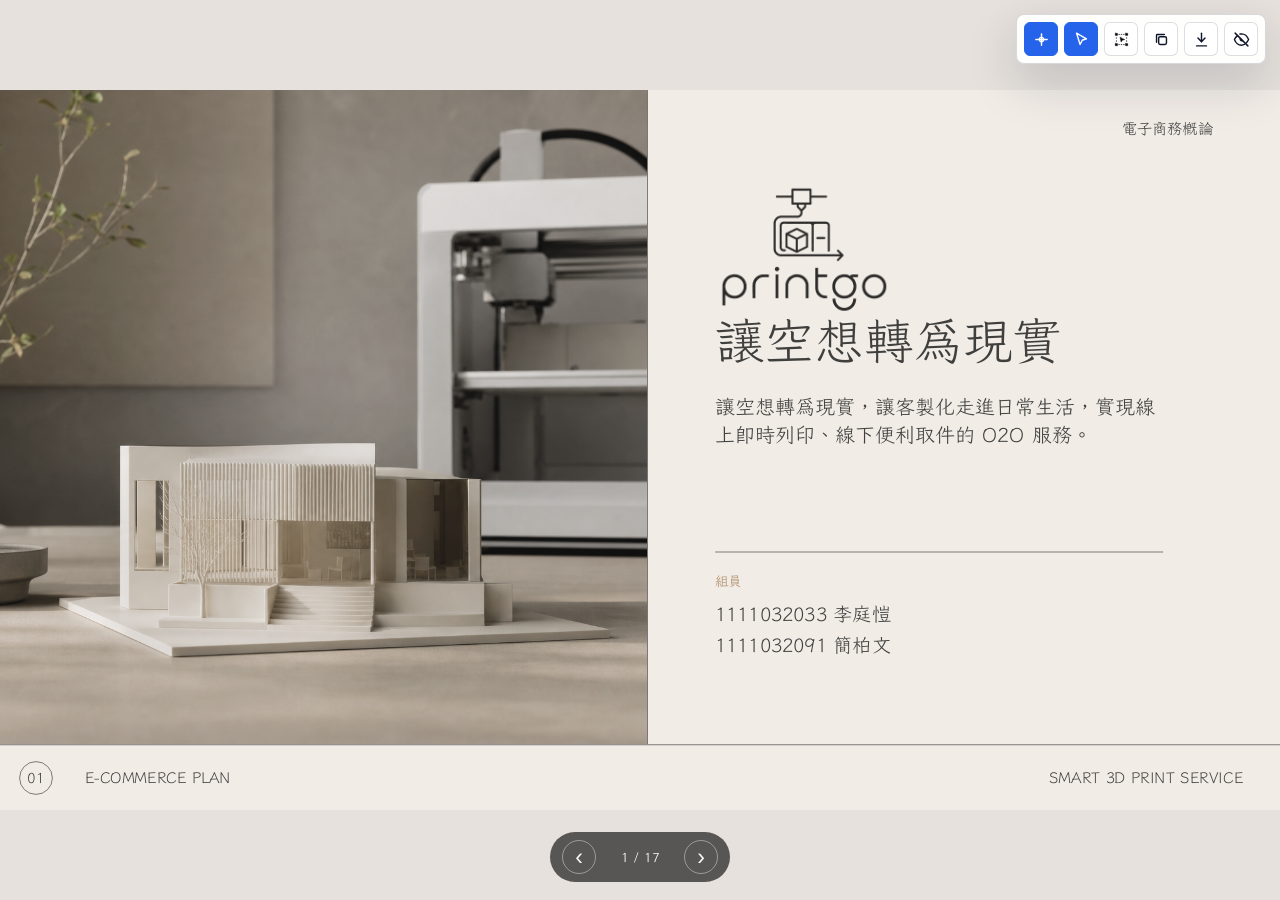
<file: index.html>
<!doctype html>
<html lang="zh-Hant">
  <head>
    <meta charset="utf-8" />
    <meta name="viewport" content="width=device-width, initial-scale=1" />
    <title>超商型智慧 3D 列印電商企劃｜Editorial Edition</title>
    <link rel="icon" href="data:," />
    <link rel="stylesheet" href="./assets/fonts/deck-fonts.css" />
    <link rel="stylesheet" href="./deck.css" />
  </head>
  <body>
    <main class="deck" data-deck-size="1600x900" aria-live="polite">
      <section class="slide active cover-slide" data-slide-id="slide-01" aria-hidden="false">
        <div class="cover-image photo-frame" data-ai-id="slide-01-image" data-ai-role="image"><img src="./assets/editorial-model.png" alt="米白桌面上的 3D 列印模型" /></div>
        <div class="cover-content" data-ai-id="slide-01-content" data-ai-role="group">
          <p class="kicker" data-ai-id="slide-01-kicker">電子商務概論</p>
          <div class="cover-logo" data-ai-id="slide-01-logo" data-ai-role="image"><img src="./assets/design_logo_v1.png" alt="PrintGo logo" /></div>
          <div class="cover-title-block" data-ai-id="slide-01-title-block" data-ai-role="group">
            <h1 data-ai-id="slide-01-title" data-ai-role="title">讓空想轉為現實</h1>
            <p class="cover-subtitle" data-ai-id="slide-01-lede" data-ai-role="body">讓空想轉為現實，讓客製化走進日常生活，實現線上即時列印、線下便利取件的 O2O 服務。</p>
          </div>
          <div class="cover-members" data-ai-id="slide-01-members" data-ai-role="group">
            <span class="cover-members-label" data-ai-id="slide-01-members-label" data-ai-role="label">組員</span>
            <div class="cover-member-list" data-ai-id="slide-01-member-list" data-ai-role="body">
              <p data-ai-id="slide-01-member-01">1111032033 李庭愷</p>
              <p data-ai-id="slide-01-member-02">1111032091 簡柏文</p>
            </div>
          </div>
        </div>
        <footer class="footer"><div class="footer-left"><span class="page-number">01</span><span class="footer-text">E-COMMERCE PLAN</span></div><span class="footer-text">SMART 3D PRINT SERVICE</span></footer>
      </section>

      <section class="slide case-slide" data-slide-id="slide-03" aria-hidden="true">
        <div class="top-bar"><span class="top-label">USER STORY 01</span></div>
        <div class="title-band"><h2 data-ai-id="slide-03-title" data-ai-role="title">案例 01：咖啡店老闆的量勺需求</h2></div>
        <div class="case-copy" data-ai-id="slide-03-copy" data-ai-role="body">
          <span class="capsule">咖啡店老闆</span>
          <h3>使用者遇到的問題</h3>
          <p>咖啡豆量勺不見了，臨時需要補一個。上網購買不只等待時間長，價格也不一定划算。</p>
          <p>如果能取得模型檔，就能直接列印，快速滿足店內營運需求。</p>
          <div class="pill-row"><span>快速下單</span><span>自動估價</span><span>附近門市取件</span><span>訂單進度追蹤</span></div>
          <p class="takeaway">3D 列印適合解決小型、臨時、單件式的補充需求，讓使用者不必等物流或大量採購。</p>
        </div>
        <div class="case-images two-images" data-ai-id="slide-03-images" data-ai-role="image"><figure><img src="./assets/demo1-shopee.png" alt="網購替代方案" /><figcaption>網購替代方案</figcaption></figure><figure><img src="./assets/demo1-3dprint.png" alt="3D 列印解法" /><figcaption>3D 列印解法</figcaption></figure></div>
        <footer class="footer"><div class="footer-left"><span class="page-number">02</span><span class="footer-text">USER STORY</span></div><img class="footer-logo" data-ai-id="slide-03-footer-logo" data-ai-role="image" src="./assets/design_logo_v1.png" alt="PrintGo 小 logo" /><span class="footer-text">SMART 3D PRINT SERVICE</span></footer>
      </section>

      <section class="slide case-slide" data-slide-id="slide-04" aria-hidden="true">
        <div class="top-bar"><span class="top-label">USER STORY 02</span></div>
        <div class="title-band"><h2 data-ai-id="slide-04-title" data-ai-role="title">案例 02：桌球使用者的客製收納</h2></div>
        <div class="case-copy" data-ai-id="slide-04-copy" data-ai-role="body">
          <span class="capsule">桌球使用者</span>
          <h3>使用者遇到的問題</h3>
          <p>想要裝桌球的器具，但市面上常見產品通常只放兩顆；自己的使用習慣是一次帶 8 顆，現成商品不符合需求。</p>
          <p>使用者可上傳自行設計或網路取得的合法模型檔，系統協助檢查、估價並安排列印。</p>
          <div class="pill-row"><span>合法模型來源</span><span>模型檢查</span><span>智慧估價</span><span>列印排程</span></div>
          <p class="takeaway">3D 列印能補足市售商品規格不足的問題，讓少量客製化需求也有實際可行的解法。</p>
        </div>
        <div class="case-images two-images" data-ai-id="slide-04-images" data-ai-role="image"><figure><img src="./assets/demo2-shopee.png" alt="市售商品限制" /><figcaption>市售商品限制</figcaption></figure><figure><img src="./assets/demo2-3dprint.png" alt="客製列印解法" /><figcaption>客製列印解法</figcaption></figure></div>
        <footer class="footer"><div class="footer-left"><span class="page-number">03</span><span class="footer-text">USER STORY</span></div><img class="footer-logo" data-ai-id="slide-04-footer-logo" data-ai-role="image" src="./assets/design_logo_v1.png" alt="PrintGo 小 logo" /><span class="footer-text">SYSTEM ANALYSIS</span></footer>
      </section>

      <section class="slide product-category-slide" data-slide-id="slide-05" aria-hidden="true">
        <div class="top-bar"><span class="top-label">PRODUCT CATEGORY</span></div>
        <div class="title-band left-title"><h2 data-ai-id="slide-05-title" data-ai-role="title">產品類別選擇：普及客製化的服務</h2></div>
        <div class="category-copy" data-ai-id="slide-05-copy" data-ai-role="body">
          <h3>像超商影印一樣列印 3D 物件</h3>
          <p>我們決定把 3D 列印包裝成一般人也能使用的日常服務。</p>
          <p>使用者不需要購買機器或學會完整操作流程，只要在線上選擇或上傳模型，就能完成估價、下單、門市列印與取件。</p>
          <p class="takeaway">核心方向：降低設備、技術與等待門檻，讓客製化製造從專業場域走進日常通路。</p>
        </div>
        <div class="category-image photo-frame" data-ai-id="slide-05-image" data-ai-role="image"><img src="./assets/示意圖.jpg" alt="3D 列印服務示意圖" /></div>
        <footer class="footer"><div class="footer-left"><span class="page-number">04</span><span class="footer-text">PRODUCT CATEGORY</span></div><img class="footer-logo" data-ai-id="slide-05-footer-logo" data-ai-role="image" src="./assets/design_logo_v1.png" alt="PrintGo 小 logo" /><span class="footer-text">SMART 3D PRINT SERVICE</span></footer>
      </section>

      <section class="slide grid-slide" data-slide-id="slide-07" aria-hidden="true">
        <div class="top-bar"><span class="top-label">STP 01 SEGMENTATION</span></div>
        <div class="title-band"><h2 data-ai-id="slide-07-title" data-ai-role="title">3D 列印目前最常使用的人群</h2></div>
        <div class="editorial-grid four" data-ai-id="slide-07-grid" data-ai-role="group">
          <article><span>01</span><h3>設計師與產品開發者</h3><p>利用 3D 列印快速製作產品原型，確認外觀與尺寸，降低開發成本。</p><img class="segment-audience-image" data-ai-id="slide-07-designer-image" data-ai-role="image" src="./assets/segment-audience-designers.png" alt="設計師與產品開發者示意圖" /></article>
          <article><span>02</span><h3>Maker 與創作者</h3><p>喜歡自己製作物品，常用於模型、公仔、Cosplay 道具、DIY 零件與機械結構。</p><img class="segment-audience-image" data-ai-id="slide-07-maker-image" data-ai-role="image" src="./assets/segment-audience-makers.png" alt="Maker 與創作者示意圖" /></article>
          <article><span>03</span><h3>學校與教育單位</h3><p>用 3D 列印支援 STEM、工程教學、創意課程與科學模型。</p><img class="segment-audience-image" data-ai-id="slide-07-education-image" data-ai-role="image" src="./assets/segment-audience-education.png" alt="學校與教育單位示意圖" /></article>
          <article><span>04</span><h3>工程與維修人員</h3><p>自行列印特殊零件、固定架、工具配件或停產零件替代品。</p><img class="segment-audience-image" data-ai-id="slide-07-engineering-image" data-ai-role="image" src="./assets/segment-audience-engineering.png" alt="工程與維修人員示意圖" /></article>
        </div>
        <p class="bottom-note" data-ai-id="slide-07-note">共同特徵：多半有專業或創作需求；機器價格、維護成本、學習門檻與低頻使用，讓更多有需求者仍停留在潛在使用者。</p>
        <footer class="footer"><div class="footer-left"><span class="page-number">05</span><span class="footer-text">SEGMENTATION</span></div><img class="footer-logo" data-ai-id="slide-07-footer-logo" data-ai-role="image" src="./assets/design_logo_v1.png" alt="PrintGo 小 logo" /><span class="footer-text">SMART 3D PRINT SERVICE</span></footer>
      </section>

      <section class="slide split-slide no-image" data-slide-id="slide-08" aria-hidden="true">
        <div class="top-bar"><span class="top-label">STP 02 TARGETING</span></div>
        <div class="title-band left-title"><h2 data-ai-id="slide-08-title" data-ai-role="title">目標族群：先建立供給與需求節點</h2></div>
        <div class="text-panel wide" data-ai-id="slide-08-content" data-ai-role="group">
          <div class="targeting-block-grid" data-ai-id="slide-08-targeting-blocks" data-ai-role="group">
            <article data-ai-id="slide-08-primary-demand" data-ai-role="body"><span>01</span><h3>主要潛在需求</h3><p>願意嘗鮮的年輕客群，適合先列印低客製化小物。</p></article>
            <article data-ai-id="slide-08-secondary-demand" data-ai-role="body"><span>02</span><h3>次要潛在需求</h3><p>學生與教育場景可透過課程、專題與社團活動形成重複需求。</p></article>
            <article class="launch-strategy-block" data-ai-id="slide-08-launch-strategy" data-ai-role="body"><span>Launch Strategy</span><h3>用創作者供給帶動日常列印需求</h3><p>與 Maker、創作者合作上傳有趣、低門檻的小物模型，搭配頭部 KOL 曝光；再吸引學生與願意嘗鮮的年輕客群列印，累積模型、訂單與門市節點。</p></article>
          </div>
        </div>
        <p class="targeting-footnote" data-ai-id="slide-08-note" data-ai-role="body">補充說明：設計與工程等技術型族群多半已有設備或高度專業流程，因此不作為初期主力客群。</p>
        <footer class="footer"><div class="footer-left"><span class="page-number">06</span><span class="footer-text">TARGETING</span></div><img class="footer-logo" data-ai-id="slide-08-footer-logo" data-ai-role="image" src="./assets/design_logo_v1.png" alt="PrintGo 小 logo" /><span class="footer-text">SYSTEM ANALYSIS</span></footer>
      </section>

      <section class="slide statement-slide" data-slide-id="slide-09" aria-hidden="true">
        <div class="top-bar"><span class="top-label">STP 03 POSITIONING</span></div>
        <div class="title-band"><h2 data-ai-id="slide-09-title" data-ai-role="title">定位：像超商影印一樣方便的 3D 列印</h2></div>
        <div class="position-map" data-ai-id="slide-09-map" data-ai-role="chart">
          <span class="axis top">客製化程度</span><span class="axis bottom">取得便利性</span>
          <span class="dot d1">一般電商商品</span><span class="dot d2">專業代印工作室</span><span class="dot d3">自購 3D 印表機</span><span class="dot hero">本企劃</span><span class="dot future" data-ai-id="slide-09-future" data-ai-role="label">未來發展</span><span class="future-arrow" data-ai-id="slide-09-future-arrow" data-ai-role="shape" aria-hidden="true"></span>
        </div>
        <aside class="statement" data-ai-id="slide-09-statement" data-ai-role="body"><span>定位句</span><p>給想快速取得小量客製物件、但不會操作 3D 列印的人，一個能線上下單、透明估價、就近取件的日常製造服務。</p></aside>
        <footer class="footer"><div class="footer-left"><span class="page-number">07</span><span class="footer-text">POSITIONING</span></div><img class="footer-logo" data-ai-id="slide-09-footer-logo" data-ai-role="image" src="./assets/design_logo_v1.png" alt="PrintGo 小 logo" /><span class="footer-text">SMART 3D PRINT SERVICE</span></footer>
      </section>

      <section class="slide brand-story-slide" data-slide-id="slide-10" aria-hidden="true">
        <div class="top-bar"><span class="top-label">BRAND STORY</span></div>
        <div class="title-band left-title"><h2 data-ai-id="slide-10-title" data-ai-role="title">Slogan 與品牌故事</h2></div>
        <div class="slogan-panel" data-ai-id="slide-10-slogan-panel" data-ai-role="group">
          <span class="story-label" data-ai-id="slide-10-slogan-label" data-ai-role="label">Slogan</span>
          <p class="slogan-line" data-ai-id="slide-10-slogan" data-ai-role="body">讓空想轉為現實</p>
          <p class="slogan-note" data-ai-id="slide-10-slogan-note" data-ai-role="body">很多夢想不是不可能實現，而是少了一個簡單的開始。</p>
        </div>
        <div class="brand-story-copy" data-ai-id="slide-10-story" data-ai-role="group">
          <article data-ai-id="slide-10-story-01" data-ai-role="body"><span>01</span><p>每個人心中都曾經有過一個想法：可能是創作者腦中的設計作品，也可能是一份想送出的獨一無二禮物。</p></article>
          <article data-ai-id="slide-10-story-02" data-ai-role="body"><span>02</span><p>PrintGo 3D 雲端列印站希望把 3D 列印變得像便利商店影印一樣簡單。</p></article>
          <article data-ai-id="slide-10-story-03" data-ai-role="body"><span>03</span><p>顧客只要在線上平台上傳模型，或選擇客製模板，就能設定尺寸、顏色與文字，並選擇最近的合作門市取件。</p></article>
          <article data-ai-id="slide-10-story-04" data-ai-role="body"><span>04</span><p>PrintGo 陪伴使用者完成從想法到成品的過程，讓專題作品、生活小物與心意禮物被真正做出來。</p></article>
        </div>
        <p class="brand-belief" data-ai-id="slide-10-belief" data-ai-role="body">我們相信，夢想只要能被看見、被製作、被拿在手中，就是實現的第一步。PrintGo，讓夢想成為現實。</p>
        <footer class="footer"><div class="footer-left"><span class="page-number">08</span><span class="footer-text">BRAND STORY</span></div><img class="footer-logo" data-ai-id="slide-10-footer-logo" data-ai-role="image" src="./assets/design_logo_v1.png" alt="PrintGo 小 logo" /><span class="footer-text">PRINTGO 3D CLOUD PRINTING</span></footer>
      </section>

      <section class="slide product-selection-slide" data-slide-id="slide-12" aria-hidden="true">
        <div class="top-bar"><span class="top-label">4P 01 PRODUCT</span></div>
        <div class="title-band left-title"><h2 data-ai-id="slide-12-title" data-ai-role="title">產品規劃：初期主打選品方向</h2></div>
        <p class="product-selection-lead" data-ai-id="slide-12-lead" data-ai-role="body">初期不主打高難度客製，而是選擇小體積、低客製化、容易被分享的生活小物，先降低列印失敗率並累積網路聲量。</p>
        <div class="product-card-grid" data-ai-id="slide-12-products" data-ai-role="group">
          <article>
            <figure><img src="./assets/product-keycap-custom.png" alt="多款動物造型客製鍵帽" /><span class="product-tag" data-ai-id="slide-12-tag-01" data-ai-role="label">體積小：列印時間短、失敗率低</span></figure>
            <span class="product-number">Product 01</span>
            <h3>動物造型鍵帽</h3>
            <p>以鍵盤鍵帽作為載體，提供多種動物造型、顏色與角色風格，形成高選擇感的低客製化商品。</p>
          </article>
          <article>
            <figure><img src="./assets/first_product1.jpg" alt="客製化遊戲手柄外觀配件" /><span class="product-tag" data-ai-id="slide-12-tag-02" data-ai-role="label">低客製化：只調整局部樣式或型號</span></figure>
            <span class="product-number">Product 02</span>
            <h3>遊戲手柄外觀配件</h3>
            <p>以固定結構降低列印風險，客製化集中在手柄上的圖案、徽章或表面造型。</p>
          </article>
          <article>
            <figure><img src="./assets/first_product2.webp" alt="手機機型配件" /><span class="product-tag" data-ai-id="slide-12-tag-03" data-ai-role="label">高宣傳性：作品容易拍照與社群擴散</span></figure>
            <span class="product-number">Product 03</span>
            <h3>手機機型配件</h3>
            <p>依不同手機型號調整尺寸與孔位，使用者選擇機型即可取得合適配件。</p>
          </article>
        </div>
        <footer class="footer"><div class="footer-left"><span class="page-number">09</span><span class="footer-text">PRODUCT</span></div><img class="footer-logo" data-ai-id="slide-12-footer-logo" data-ai-role="image" src="./assets/design_logo_v1.png" alt="PrintGo 小 logo" /><span class="footer-text">SYSTEM ANALYSIS</span></footer>
      </section>

      <section class="slide grid-slide" data-slide-id="slide-13" aria-hidden="true">
        <div class="top-bar"><span class="top-label">4P 02 PRICE</span></div>
        <div class="title-band"><h2 data-ai-id="slide-13-title" data-ai-role="title">定價策略：透明估價降低下單阻力</h2></div>
        <div class="editorial-grid four" data-ai-id="slide-13-pricing" data-ai-role="table"><article><span>材料費</span><h3>每公克 3 元</h3><p>以線材重量作為使用者最容易理解的基礎價格。</p></article><article><span>時間費</span><h3>列印工時</h3><p>模型越大、層高越細，等待時間與機台成本越高。</p></article><article><span>服務費</span><h3>檢查與門市處理</h3><p>包含模型檢查、排程、包裝、通知與取件管理。</p></article><article><span>加值費</span><h3>急件與客製</h3><p>名字刻印、顏色變化、小範圍客製與急件可形成加價方案。</p></article></div>
        <p class="formula" data-ai-id="slide-13-formula">建議售價 = 線材重量 x 3 元 + 列印時間成本 + 平台服務費 + 門市處理費 + 客製/急件加價</p>
        <footer class="footer"><div class="footer-left"><span class="page-number">10</span><span class="footer-text">PRICE</span></div><img class="footer-logo" data-ai-id="slide-13-footer-logo" data-ai-role="image" src="./assets/design_logo_v1.png" alt="PrintGo 小 logo" /><span class="footer-text">SMART 3D PRINT SERVICE</span></footer>
      </section>

      <section class="slide split-slide" data-slide-id="slide-14" aria-hidden="true">
        <div class="top-bar"><span class="top-label">4P 03 PLACE</span></div>
        <div class="title-band left-title"><h2 data-ai-id="slide-14-title" data-ai-role="title">通路與虛擬平台：線上下單，線下取件</h2></div>
        <div class="side-image photo-frame" data-ai-id="slide-14-image" data-ai-role="image"><img src="./assets/pickstore.png" alt="取件門市選擇介面" /></div>
        <div class="text-panel" data-ai-id="slide-14-content" data-ai-role="group"><div class="line-list three"><article><span>自建網站</span><p>用網站雛形承接搜尋、模型選擇、估價、會員、訂單與付款。</p></article><article><span>實體通路</span><p>取件場景選擇附近便利商店，讓服務像超商影印一樣日常化。</p></article><article><span>後台管理</span><p>門市端查看排程、材料庫存、列印異常與取件狀態。</p></article></div></div>
        <footer class="footer"><div class="footer-left"><span class="page-number">11</span><span class="footer-text">PLACE</span></div><img class="footer-logo" data-ai-id="slide-14-footer-logo" data-ai-role="image" src="./assets/design_logo_v1.png" alt="PrintGo 小 logo" /><span class="footer-text">SYSTEM ANALYSIS</span></footer>
      </section>

      <section class="slide grid-slide" data-slide-id="slide-15" aria-hidden="true">
        <div class="top-bar"><span class="top-label">PILOT AREA</span></div>
        <div class="title-band"><h2 data-ai-id="slide-15-title" data-ai-role="title">初期試辦區域：三種驗證路線</h2></div>
        <p class="center-lead" data-ai-id="slide-15-intro">試辦不是一次鋪全台，而是用不同區域驗證「一般人可用、品牌可傳播、早期玩家願意試」三種假設。</p>
        <div class="editorial-grid three" data-ai-id="slide-15-grid" data-ai-role="group"><article><span>台北市大安區</span><h3>綜合首選</h3><p>學生、工程、設計、文創、小店家與超商網絡重疊度高。</p><strong>公館、臺大、臺科大、師大、科技大樓周邊 MVP。</strong></article><article><span>台北市中山區</span><h3>品牌社群</h3><p>設計學院、展演活動與創客社群可形成話題。</p><strong>大直實踐生活圈、圓山/花博周邊品牌型據點。</strong></article><article><span>台北市中正區</span><h3>Maker POC</h3><p>光華、三創、華山聚集 3C、DIY、文創與展場需求。</p><strong>光華/三創快閃 POC，測模型修復、零件與展場小物。</strong></article></div>
        <footer class="footer"><div class="footer-left"><span class="page-number">12</span><span class="footer-text">PILOT AREA</span></div><img class="footer-logo" data-ai-id="slide-15-footer-logo" data-ai-role="image" src="./assets/design_logo_v1.png" alt="PrintGo 小 logo" /><span class="footer-text">SMART 3D PRINT SERVICE</span></footer>
      </section>

      <section class="slide promotion-plan-slide" data-slide-id="slide-20" aria-hidden="true">
        <div class="top-bar"><span class="top-label">4P 04 PROMOTION</span></div>
        <div class="title-band left-title"><h2 data-ai-id="slide-20-title" data-ai-role="title">行銷策略：從創作者供給到社群擴散</h2></div>
        <p class="promotion-plan-lead" data-ai-id="slide-20-lead" data-ai-role="body">先讓懂 3D 列印的人提供可信內容，再讓年輕受眾看到可以直接下單的小客製化商品，最後用折扣、比賽與社群放大觸及。</p>
        <div class="promotion-audience" data-ai-id="slide-20-audience" data-ai-role="group">
          <article><span>創作者 / Maker KOL</span><h3>建立專業可信度</h3><p>與原本就會使用 3D 列印的創作者合作，請他們介紹自己打造的「小客製化產品」，同時提供作品來源與使用情境。</p><img class="promotion-spot-image" data-ai-id="slide-20-creator-image" data-ai-role="image" src="./assets/promotion-creator-kol.png" alt="創作者 KOL 示意圖" /></article>
          <article><span>小網美 / 生活風格 KOL</span><h3>把技術轉成想買的小物</h3><p>讓年輕女性受眾看見可直接列印的多款客製化小物，把 3D 列印從技術工具轉成日常消費選項。</p><img class="promotion-spot-image" data-ai-id="slide-20-lifestyle-image" data-ai-role="image" src="./assets/promotion-lifestyle-kol.png" alt="生活風格 KOL 示意圖" /></article>
        </div>
        <div class="promotion-mechanics" data-ai-id="slide-20-mechanics" data-ai-role="group">
          <article><span>揪團折扣</span><p>第二件材料費 9 折、三件 7 折，鼓勵使用者找親友一起購買，降低首次嘗試門檻。</p><img class="promotion-spot-image" data-ai-id="slide-20-discount-image" data-ai-role="image" src="./assets/promotion-group-discount.png" alt="揪團折扣示意圖" /></article>
          <article><span>短影音比賽</span><p>邀請 3D 列印創作者用作品參賽，以流量表現作為話題，讓優秀作品自然擴散。</p><img class="promotion-spot-image" data-ai-id="slide-20-video-image" data-ai-role="image" src="./assets/promotion-video-contest.png" alt="短影音比賽示意圖" /></article>
          <article><span>LINE 分享社群</span><p>建立像朋友互傳 Reels 的作品分享場域，讓使用者推薦好用模型，並導回系統下載與下單。</p><img class="promotion-spot-image" data-ai-id="slide-20-community-image" data-ai-role="image" src="./assets/promotion-line-community.png" alt="LINE 分享社群示意圖" /></article>
        </div>
        <footer class="footer"><div class="footer-left"><span class="page-number">13</span><span class="footer-text">PROMOTION</span></div><img class="footer-logo" data-ai-id="slide-20-footer-logo" data-ai-role="image" src="./assets/design_logo_v1.png" alt="PrintGo 小 logo" /><span class="footer-text">SYSTEM ANALYSIS</span></footer>
      </section>

      <section class="slide journey-slide" data-slide-id="slide-16" aria-hidden="true">
        <div class="top-bar"><span class="top-label">4P 04 PROMOTION</span></div>
        <div class="title-band"><h2 data-ai-id="slide-16-title" data-ai-role="title">推廣策略：用 KOL 擴散小物件流行</h2></div>
        <div class="journey four-step" data-ai-id="slide-16-aida" data-ai-role="chart"><article><span>Attention</span><p>讓 KOL 示範近期可愛、流行、容易拍成短影音的小物件。</p><figure class="journey-figure" data-ai-id="slide-16-attention-image" data-ai-role="image"><img src="./assets/aida-attention.png" alt="KOL 拍攝小物件短影音示意圖" /></figure></article><article><span>Interest</span><p>展示同一款小物可做姓名、顏色、圖樣等小範圍客製。</p><figure class="journey-figure" data-ai-id="slide-16-interest-image" data-ai-role="image"><img src="./assets/aida-interest.png" alt="小物件客製選項示意圖" /></figure></article><article><span>Desire</span><p>主打「幾百種變化」的個人化感，但明確管理技術限制。</p><figure class="journey-figure" data-ai-id="slide-16-desire-image" data-ai-role="image"><img src="./assets/aida-desire.png" alt="多款客製小物展示示意圖" /></figure></article><article><span>Action</span><p>導到網站選款、輸入客製文字、估價付款並選附近門市取件。</p><figure class="journey-figure" data-ai-id="slide-16-action-image" data-ai-role="image"><img src="./assets/aida-action.png" alt="線上下單與門市取件示意圖" /></figure></article></div>
        <p class="bottom-note" data-ai-id="slide-16-note">策略原因：小物件列印成功率較高，適合作為初期主打；客製範圍先控制在可穩定交付的程度。</p>
        <footer class="footer"><div class="footer-left"><span class="page-number">14</span><span class="footer-text">PROMOTION</span></div><img class="footer-logo" data-ai-id="slide-16-footer-logo" data-ai-role="image" src="./assets/design_logo_v1.png" alt="PrintGo 小 logo" /><span class="footer-text">SYSTEM ANALYSIS</span></footer>
      </section>

      <section class="slide service-design-slide" data-slide-id="slide-17" aria-hidden="true">
        <div class="top-bar"><span class="top-label">7P SERVICE DESIGN</span></div>
        <div class="title-band left-title"><h2 data-ai-id="slide-17-title" data-ai-role="title">服務設計：補上 People、Process、Physical Evidence</h2></div>
        <div class="service-card-grid" data-ai-id="slide-17-content" data-ai-role="group">
          <article><figure class="service-people-composite" data-ai-id="slide-17-people-image" data-ai-role="image"><img src="./assets/service-process.png" alt="門市人員協助取件情境" /><img src="./assets/service-support.png" alt="24 小時線上客服情境" /></figure><span>People</span><h3>服務人員</h3><p>門市人員處理取件，客服協助模型與訂單問題。</p></article>
          <article><figure class="service-process-figure" data-ai-id="slide-17-process-image" data-ai-role="image"><img src="./assets/service-process-flow.png" alt="上傳估價付款列印通知取件循環流程" /><div class="process-labels"><b class="p1" data-ai-id="slide-17-process-upload" data-ai-role="label">模型上傳</b><b class="p2" data-ai-id="slide-17-process-estimate" data-ai-role="label">估價</b><b class="p3" data-ai-id="slide-17-process-payment" data-ai-role="label">付款</b><b class="p4" data-ai-id="slide-17-process-print" data-ai-role="label">列印</b><b class="p5" data-ai-id="slide-17-process-notify" data-ai-role="label">通知</b><b class="p6" data-ai-id="slide-17-process-pickup" data-ai-role="label">取件</b></div></figure><span>Process</span><h3>服務流程</h3><p>模型上傳、估價、付款、列印、通知、取件。</p></article>
          <article><figure data-ai-id="slide-17-evidence-image" data-ai-role="image"><img src="./assets/service-experience-store.png" alt="3D 列印體驗店情境" /></figure><span>Physical Evidence</span><h3>實體證據</h3><p>範例照片、材質樣本、包裝標籤與取件通知建立信任。</p></article>
        </div>
        <footer class="footer"><div class="footer-left"><span class="page-number">15</span><span class="footer-text">7P SERVICE</span></div><img class="footer-logo" data-ai-id="slide-17-footer-logo" data-ai-role="image" src="./assets/design_logo_v1.png" alt="PrintGo 小 logo" /><span class="footer-text">SMART 3D PRINT SERVICE</span></footer>
      </section>

      <section class="slide split-slide" data-slide-id="slide-18" aria-hidden="true">
        <div class="top-bar"><span class="top-label">LOGISTICS</span></div>
        <div class="title-band left-title"><h2 data-ai-id="slide-18-title" data-ai-role="title">物流與取件規劃：把最後一哩變成日常路線</h2></div>
        <div class="side-image photo-frame" data-ai-id="slide-18-image" data-ai-role="image"><img src="./assets/service-process.png" alt="門市人員協助取件情境" /></div>
        <div class="text-panel" data-ai-id="slide-18-steps" data-ai-role="chart"><div class="line-list three"><article><span>01</span><h3>通路節點接入</h3><p>先運用既有蝦皮店到店實體節點，未來可與全家、7-ELEVEN 等便利商店合作，把 3D 列印機台接入高密度門市網絡。</p></article><article><span>02</span><h3>跨店分流列印</h3><p>若單一門市訂單量過高，可由其他節點完成列印，再透過既有店到店與便利商店物流配送至指定取件門市。</p></article><article><span>03</span><h3>通知取件維持</h3><p>列印完成並送達門市後，持續以 App、簡訊或 Email 通知使用者取件，讓履約狀態清楚可追蹤。</p></article></div></div>
        <footer class="footer"><div class="footer-left"><span class="page-number">16</span><span class="footer-text">LOGISTICS</span></div><img class="footer-logo" data-ai-id="slide-18-footer-logo" data-ai-role="image" src="./assets/design_logo_v1.png" alt="PrintGo 小 logo" /><span class="footer-text">SYSTEM ANALYSIS</span></footer>
      </section>

      <section class="slide closing-slide" data-slide-id="slide-19" aria-hidden="true">
        <div class="top-bar"><span class="top-label">CONCLUSION</span></div>
        <div class="title-band"><h2 data-ai-id="slide-19-title" data-ai-role="title">結論：讓空想轉為現實，讓製造成為日常</h2></div>
        <div class="closing-grid" data-ai-id="slide-19-grid" data-ai-role="group"><article><span>AI 生成模型</span><p>未來使用者只要輸入一句提示詞，就能產生想要的 3D 物件模型。</p></article><article><span>日常製造入口</span><p>取得一個物件，會像現在到超商列印一張紙一樣方便。</p></article><article><span>個人化心意</span><p>不只裝飾家裡，也能列印喜歡的玩具，做成有意義的禮物。</p></article><article><span>O2O 交付效率</span><p>線上生成與下單、線下就近列印取件，縮短客製列印等待。</p></article></div>
        <p class="final-line" data-ai-id="slide-19-final">PrintGo 呼應「讓空想轉為現實」：讓每個人都能把一句想法，變成拿得到、送得出、用得上的物件。</p>
        <footer class="footer"><div class="footer-left"><span class="page-number">17</span><span class="footer-text">CONCLUSION</span></div><img class="footer-logo" data-ai-id="slide-19-footer-logo" data-ai-role="image" src="./assets/design_logo_v1.png" alt="PrintGo 小 logo" /><span class="footer-text">SMART 3D PRINT SERVICE</span></footer>
      </section>
    </main>

    <div class="control-hover-zone" aria-hidden="true"></div>
    <nav class="deck-controls is-pinned" aria-label="Slide controls">
      <button type="button" id="pinControlsBtn" class="pin-button" aria-label="取消固定換頁控制" aria-pressed="true" title="取消固定換頁控制">
        <svg viewBox="0 0 24 24" aria-hidden="true"><g class="pin-icon pin-icon-on"><path d="M12 17v5"></path><path d="M9 10.76a2 2 0 0 1-1.11 1.79l-1.78.9A2 2 0 0 0 5 15.24V16a1 1 0 0 0 1 1h12a1 1 0 0 0 1-1v-.76a2 2 0 0 0-1.11-1.79l-1.78-.9A2 2 0 0 1 15 10.76V7a1 1 0 0 1 1-1 2 2 0 0 0 0-4H8a2 2 0 0 0 0 4 1 1 0 0 1 1 1z"></path></g><g class="pin-icon pin-icon-off"><path d="M12 17v5"></path><path d="M15 9.34V7a1 1 0 0 1 1-1 2 2 0 0 0 0-4H7.89"></path><path d="m2 2 20 20"></path><path d="M9 9v1.76a2 2 0 0 1-1.11 1.79l-1.78.9A2 2 0 0 0 5 15.24V16a1 1 0 0 0 1 1h11"></path></g></svg>
      </button>
      <button type="button" data-slide-action="prev" aria-label="上一頁">‹</button>
      <span id="slideCount">1 / 17</span>
      <button type="button" data-slide-action="next" aria-label="下一頁">›</button>
    </nav>

    <script>
      const slides = Array.from(document.querySelectorAll(".slide"));
      const slideCount = document.querySelector("#slideCount");
      const deckControls = document.querySelector(".deck-controls");
      const pinControlsBtn = document.querySelector("#pinControlsBtn");
      const params = new URLSearchParams(window.location.search);
      let current = 0;
      let controlsPinned = true;

      if (params.get("preview") === "clean") {
        document.documentElement.dataset.preview = "clean";
      }

      function fitDeck() {
        document.documentElement.style.setProperty("--deck-scale", String(Math.min(window.innerWidth / 1600, window.innerHeight / 900)));
      }

      function showSlide(index) {
        current = Math.max(0, Math.min(index, slides.length - 1));
        slides.forEach((slide, slideIndex) => {
          slide.classList.toggle("active", slideIndex === current);
          slide.setAttribute("aria-hidden", String(slideIndex !== current));
        });
        slideCount.textContent = `${current + 1} / ${slides.length}`;
      }

      function setControlsPinned(pinned) {
        controlsPinned = pinned;
        deckControls.classList.toggle("is-pinned", pinned);
        document.body.classList.toggle("controls-visible", pinned);
        deckControls.classList.remove("is-hidden");
        pinControlsBtn.setAttribute("aria-pressed", String(pinned));
        pinControlsBtn.setAttribute("aria-label", pinned ? "取消固定換頁控制" : "固定換頁控制");
        pinControlsBtn.title = pinned ? "取消固定換頁控制" : "固定換頁控制";
      }

      window.showSlide = showSlide;
      deckControls.addEventListener("click", (event) => {
        const pinButton = event.target.closest("#pinControlsBtn");
        if (pinButton) {
          setControlsPinned(!controlsPinned);
          return;
        }
        const button = event.target.closest("[data-slide-action]");
        if (!button) return;
        if (button.dataset.slideAction === "prev") showSlide(current - 1);
        if (button.dataset.slideAction === "next") showSlide(current + 1);
      });

      function updateControlsVisibility(event) {
        const nearBottom = event.clientY > window.innerHeight - 112;
        const nearCenter = Math.abs(event.clientX - window.innerWidth / 2) < Math.min(230, window.innerWidth * 0.36);
        const insideControls = event.target.closest?.(".deck-controls");
        const shouldShow = !controlsPinned && ((nearBottom && nearCenter) || insideControls);
        document.body.classList.toggle("controls-visible", shouldShow);
        deckControls.classList.toggle("is-hidden", !controlsPinned && !shouldShow);
      }

      document.addEventListener("pointermove", updateControlsVisibility);
      window.addEventListener("resize", fitDeck);
      document.addEventListener("keydown", (event) => {
        if (event.key === "ArrowRight" || event.key === "PageDown") showSlide(current + 1);
        if (event.key === "ArrowLeft" || event.key === "PageUp") showSlide(current - 1);
      });

      fitDeck();
      const initialSlide = Number.parseInt(params.get("slide") || "1", 10);
      showSlide(Number.isFinite(initialSlide) ? initialSlide - 1 : 0);
      setControlsPinned(true);
    </script>
    <script src="./ai-slide-adjuster/core.js"></script>
    <script src="./ai-slide-adjuster/ai-slide-adjuster.js" data-ai-slide-adjuster></script>
  </body>
</html>
</file>
<file: assets/fonts/deck-fonts.css>
/* Local deck font. */

@page {
  size: 16in 9in;
  margin: 0;
}

@media print {
  *,
  *::before,
  *::after {
    print-color-adjust: exact;
    -webkit-print-color-adjust: exact;
  }

  .deck .slide:last-of-type {
    break-after: auto;
    page-break-after: auto;
  }
}

@font-face {
  font-family: 'LXGW WenKai TC Local';
  font-style: normal;
  font-weight: 300;
  font-display: swap;
  src: url('./lxgw-wenkai-tc-300.ttf') format('truetype');
}

@font-face {
  font-family: 'LXGW WenKai TC Local';
  font-style: normal;
  font-weight: 400;
  font-display: swap;
  src: url('./lxgw-wenkai-tc-400.ttf') format('truetype');
}
</file>
<file: deck.css>
* {
  box-sizing: border-box;
}

html,
body {
  width: 100%;
  height: 100%;
}

body {
  margin: 0;
  overflow: hidden;
  background: #e6e1dc;
  color: #3f3f3e;
  font-family: "LXGW WenKai TC Local", "LXGW WenKai TC", "Microsoft JhengHei", "Helvetica Neue", Arial, sans-serif;
}

html[data-preview="clean"] .deck-controls {
  display: none;
}

.deck {
  position: fixed;
  left: 50%;
  top: 50%;
  width: 1600px;
  height: 900px;
  overflow: hidden;
  transform: translate(-50%, -50%) scale(var(--deck-scale, 1));
  transform-origin: center;
  background: #f1ece6;
}

.slide {
  position: absolute;
  inset: 0;
  display: none;
  overflow: hidden;
  background: #f1ece6;
}

.slide.active {
  display: block;
}

h1,
h2,
h3,
p,
ul {
  margin: 0;
}

ul {
  padding-left: 24px;
}

img {
  display: block;
}

.photo-frame {
  overflow: hidden;
  background: #e6e1dc;
}

.photo-frame img,
.image-pair img,
.two-images img {
  width: 100%;
  height: 100%;
  object-fit: cover;
  filter: saturate(0.72) contrast(0.88) brightness(1.04);
}

.top-bar {
  position: absolute;
  top: 0;
  left: 0;
  width: 100%;
  height: 84px;
  border-bottom: 1px solid #5f5c5b;
}

.top-label,
.kicker {
  color: #3f3f3e;
  font-size: 19px;
  font-weight: 300;
}

.top-label {
  position: absolute;
  top: 38px;
  right: 46px;
}

.footer {
  position: absolute;
  left: 0;
  bottom: 0;
  z-index: 5;
  width: 100%;
  height: 82px;
  display: flex;
  align-items: center;
  justify-content: space-between;
  padding: 0 46px 0 24px;
  border-top: 1px solid #5f5c5b;
  background: #f1ece6;
}

.footer-left {
  display: flex;
  align-items: center;
  gap: 40px;
}

.footer-logo {
  position: absolute;
  left: 50%;
  top: 50%;
  width: 72px;
  height: 53px;
  object-fit: contain;
  opacity: 0.86;
  transform: translate(-50%, -50%);
}

.page-number {
  width: 42px;
  height: 42px;
  display: flex;
  align-items: center;
  justify-content: center;
  border: 1px solid #5f5c5b;
  border-radius: 50%;
  color: #3f3f3e;
  font-size: 18px;
  font-weight: 300;
}

.footer-text {
  color: #3f3f3e;
  font-size: 19px;
  font-weight: 300;
}

.title-band {
  position: absolute;
  top: 84px;
  left: 0;
  width: 100%;
  height: 156px;
  display: flex;
  align-items: center;
  justify-content: center;
  padding: 0 90px;
  border-bottom: 1px solid #5f5c5b;
}

.title-band.left-title {
  justify-content: flex-start;
}

.title-band h2 {
  color: #3f3f3e;
  font-size: 56px;
  font-weight: 300;
  line-height: 1.12;
  text-align: center;
}

.left-title h2 {
  text-align: left;
}

.cover-image {
  position: absolute;
  left: 0;
  top: 0;
  width: 50.6%;
  height: calc(100% - 82px);
  border-right: 1px solid #5f5c5b;
}

.cover-content {
  position: absolute;
  right: 0;
  top: 0;
  width: 49.4%;
  height: calc(100% - 82px);
  padding: 94px 84px 0;
}

.cover-content .kicker {
  position: absolute;
  top: 36px;
  right: 84px;
}

.cover-logo {
  position: absolute;
  top: 115px;
  left: 85px;
  width: 220px;
  height: 162px;
  opacity: 0.82;
}

.cover-logo img {
  width: 100%;
  height: 100%;
  object-fit: contain;
}

.cover-title-block {
  margin-top: 188px;
  max-width: 610px;
}

.cover-title-block h1 {
  color: #3f3f3e;
  font-size: 62px;
  font-weight: 300;
  line-height: 1.08;
  text-align: left;
}

.cover-subtitle {
  margin-top: 30px;
  width: 550px;
  color: #3f3f3e;
  font-size: 25px;
  font-weight: 300;
  line-height: 1.42;
  text-align: left;
}

.pill-row {
  display: flex;
  flex-wrap: wrap;
  gap: 14px;
}

.cover-members {
  position: absolute;
  left: 84px;
  bottom: 108px;
  width: 560px;
  padding-top: 26px;
  border-top: 1px solid #5f5c5b;
}

.cover-members-label {
  display: block;
  margin-bottom: 18px;
  color: #ae8a65;
  font-size: 17px;
  font-weight: 300;
  letter-spacing: 0;
}

.cover-member-list {
  display: flex;
  flex-direction: column;
  gap: 10px;
}

.cover-member-list p {
  color: #3f3f3e;
  font-size: 24px;
  font-weight: 300;
  line-height: 1.2;
}

.pill-row span,
.capsule {
  min-height: 46px;
  display: inline-flex;
  align-items: center;
  justify-content: center;
  padding: 0 22px;
  border: 1px solid #5f5c5b;
  border-radius: 999px;
  background: #f7f7f2;
  color: #3f3f3e;
  font-size: 18px;
  font-weight: 300;
  white-space: nowrap;
}

.side-image {
  position: absolute;
  left: 0;
  top: 240px;
  width: 43%;
  bottom: 82px;
  border-right: 1px solid #5f5c5b;
}

.text-panel {
  position: absolute;
  right: 0;
  top: 240px;
  width: 57%;
  bottom: 82px;
  padding: 60px 76px;
}

.no-image .text-panel,
.text-panel.wide {
  left: 88px;
  right: 88px;
  width: auto;
}

.lead,
.center-lead {
  color: #3f3f3e;
  font-size: 25px;
  font-weight: 300;
  line-height: 1.34;
}

.center-lead {
  position: absolute;
  left: 170px;
  right: 170px;
  top: 272px;
  text-align: center;
}

.line-list {
  display: grid;
  gap: 0;
  margin-top: 44px;
  border-top: 1px solid #5f5c5b;
}

.line-list article {
  padding: 24px 0;
  border-bottom: 1px solid #5f5c5b;
}

.line-list.three {
  grid-template-columns: 1fr;
}

.line-list.four.compact {
  grid-template-columns: repeat(4, 1fr);
  gap: 0;
}

.line-list.four.compact article {
  min-height: 152px;
  padding: 22px 18px;
  border-right: 1px solid #5f5c5b;
}

.slide[data-slide-id="slide-14"] .side-image {
  left: 88px;
  top: 252px;
  width: 980px;
  bottom: 96px;
  border: 1px solid #5f5c5b;
  background: transparent;
}

.slide[data-slide-id="slide-14"] .side-image img {
  object-fit: contain;
  padding: 6px;
  filter: none;
}

.slide[data-slide-id="slide-14"] .text-panel {
  right: 88px;
  top: 286px;
  width: 350px;
  bottom: 126px;
  padding: 0;
}

.slide[data-slide-id="slide-14"] .line-list {
  height: 100%;
  display: grid;
  grid-template-rows: repeat(3, 1fr);
  margin-top: 0;
}

.slide[data-slide-id="slide-14"] .line-list article {
  display: flex;
  flex-direction: column;
  justify-content: center;
  padding: 18px 0;
}

.slide[data-slide-id="slide-14"] .line-list span {
  margin-bottom: 12px;
  font-size: 19px;
}

.slide[data-slide-id="slide-14"] .line-list p {
  font-size: 22px;
  line-height: 1.32;
}

.slide[data-slide-id="slide-18"] .line-list {
  height: 100%;
  display: grid;
  grid-template-rows: repeat(3, 1fr);
  margin-top: 0;
}

.slide[data-slide-id="slide-18"] .line-list article {
  display: flex;
  flex-direction: column;
  justify-content: center;
  padding: 20px 0;
}

.slide[data-slide-id="slide-18"] .line-list h3 {
  font-size: 28px;
}

.slide[data-slide-id="slide-18"] .line-list p {
  font-size: 20px;
  line-height: 1.34;
}

.line-list.four.compact article:last-child {
  border-right: 0;
}

.line-list span,
.editorial-grid span,
.compare-board span,
.persona-box span,
.statement span,
.role-zone span,
.closing-grid span,
.journey span {
  display: block;
  margin-bottom: 14px;
  color: #5e7a68;
  font-size: 18px;
  font-weight: 300;
}

h3 {
  margin-bottom: 12px;
  color: #3f3f3e;
  font-size: 29px;
  font-weight: 300;
  line-height: 1.18;
}

p,
li,
strong {
  color: #3f3f3e;
  font-size: 22px;
  font-weight: 300;
  line-height: 1.32;
}

.case-copy {
  position: absolute;
  left: 88px;
  top: 294px;
  width: 600px;
}

.case-copy h3 {
  margin-top: 32px;
}

.case-copy p + p {
  margin-top: 18px;
}

.case-copy .pill-row {
  margin-top: 30px;
}

.takeaway {
  margin-top: 32px;
  padding-top: 22px;
  border-top: 1px solid #5f5c5b;
}

.category-copy {
  position: absolute;
  left: 88px;
  top: 296px;
  width: 510px;
}

.category-copy h3 {
  font-size: 34px;
}

.category-copy p + p {
  margin-top: 22px;
}

.category-image {
  position: absolute;
  right: 56px;
  top: 266px;
  width: 880px;
  height: 500px;
  border: 1px solid #5f5c5b;
  background: #f1ece6;
}

.category-image img {
  width: 100%;
  height: 100%;
  object-fit: contain;
  padding: 16px;
  background: #f1ece6;
}

.case-images {
  position: absolute;
  right: 72px;
  top: 286px;
  width: 760px;
  bottom: 118px;
  display: grid;
  grid-template-columns: 1fr 1fr;
  gap: 22px;
}

.case-images figure,
.image-pair figure {
  margin: 0;
  border: 1px solid #5f5c5b;
  background: #f7f7f2;
}

.case-images img,
.image-pair img {
  height: calc(100% - 50px);
  object-fit: contain;
  padding: 14px;
}

figcaption {
  height: 50px;
  display: flex;
  align-items: center;
  padding: 0 18px;
  border-top: 1px solid #5f5c5b;
  color: #6a6761;
  font-size: 16px;
  font-weight: 300;
}

.editorial-grid {
  position: absolute;
  left: 88px;
  right: 88px;
  top: 342px;
  bottom: 124px;
  display: grid;
  gap: 0;
  border-top: 1px solid #5f5c5b;
  border-left: 1px solid #5f5c5b;
}

.editorial-grid article {
  padding: 30px 28px;
  border-right: 1px solid #5f5c5b;
  border-bottom: 1px solid #5f5c5b;
}

.editorial-grid.five {
  grid-template-columns: repeat(5, 1fr);
}

.editorial-grid.four {
  top: 286px;
  grid-template-columns: repeat(2, 1fr);
}

.slide[data-slide-id="slide-07"] .editorial-grid.four {
  bottom: 200px;
}

.slide[data-slide-id="slide-07"] .editorial-grid article {
  position: relative;
  overflow: hidden;
  padding-right: 178px;
}

.slide[data-slide-id="slide-07"] .segment-audience-image {
  position: absolute;
  right: -18px;
  bottom: -18px;
  width: 150px;
  height: 150px;
  border: 1px solid #5f5c5b;
  border-radius: 50%;
  object-fit: cover;
}

.slide[data-slide-id="slide-07"] .bottom-note {
  left: 87px;
  right: 89px;
  bottom: 114px;
}

.editorial-grid.three {
  grid-template-columns: repeat(3, 1fr);
}

.editorial-grid strong {
  display: block;
  margin-top: 20px;
  color: #ae8a65;
  font-size: 18px;
}

.compare-board {
  position: absolute;
  left: 88px;
  right: 88px;
  top: 286px;
  bottom: 190px;
  display: grid;
  grid-template-columns: repeat(2, 1fr);
  border-top: 1px solid #5f5c5b;
  border-left: 1px solid #5f5c5b;
}

.compare-board article {
  padding: 40px 44px;
  border-right: 1px solid #5f5c5b;
  border-bottom: 1px solid #5f5c5b;
}

.compare-board li {
  margin-top: 10px;
}

.bottom-note,
.formula,
.final-line {
  position: absolute;
  left: 88px;
  right: 88px;
  bottom: 112px;
  min-height: 58px;
  display: flex;
  align-items: center;
  justify-content: center;
  padding: 0 32px;
  border: 1px solid #5f5c5b;
  border-radius: 999px;
  background: #f7f7f2;
  font-size: 22px;
  text-align: center;
}

.formula {
  color: #5e7a68;
}

.persona-box {
  margin-top: 42px;
  padding: 34px 40px;
  border: 1px solid #5f5c5b;
  background: #f7f7f2;
}

.slide[data-slide-id="slide-08"] .text-panel {
  top: 294px;
  bottom: 124px;
}

.slide[data-slide-id="slide-08"] .targeting-block-grid {
  height: 100%;
  display: grid;
  grid-template-columns: repeat(3, 1fr);
  border-top: 1px solid #5f5c5b;
  border-bottom: 1px solid #5f5c5b;
}

.slide[data-slide-id="slide-08"] .targeting-block-grid article {
  display: flex;
  flex-direction: column;
  padding: 34px 32px;
  border-right: 1px solid #5f5c5b;
}

.slide[data-slide-id="slide-08"] .targeting-block-grid article:last-child {
  border-right: 0;
}

.slide[data-slide-id="slide-08"] .targeting-block-grid span {
  display: block;
  margin-bottom: 22px;
  color: #5e7a68;
  font-size: 18px;
  font-weight: 300;
}

.slide[data-slide-id="slide-08"] .targeting-block-grid h3 {
  margin-bottom: 28px;
  font-size: 32px;
  line-height: 1.16;
}

.slide[data-slide-id="slide-08"] .targeting-block-grid p {
  max-width: 350px;
  font-size: 23px;
  line-height: 1.42;
}

.slide[data-slide-id="slide-08"] .targeting-block-grid .launch-strategy-block h3 {
  font-size: 29px;
}

.slide[data-slide-id="slide-08"] .targeting-block-grid .launch-strategy-block p {
  font-size: 21px;
  line-height: 1.42;
}

.slide[data-slide-id="slide-08"] .targeting-footnote {
  position: absolute;
  left: 132px;
  right: 132px;
  bottom: 96px;
  color: #5f5c5b;
  font-size: 18px;
  line-height: 1.3;
  text-align: center;
}

.position-map {
  position: absolute;
  left: 88px;
  top: 286px;
  width: 850px;
  height: 470px;
  border-left: 1px solid #5f5c5b;
  border-bottom: 1px solid #5f5c5b;
}

.axis {
  position: absolute;
  color: #6a6761;
  font-size: 18px;
}

.axis.top {
  left: 20px;
  top: -34px;
}

.axis.bottom {
  right: 0;
  bottom: -34px;
}

.dot {
  position: absolute;
  min-width: 164px;
  min-height: 52px;
  display: flex;
  align-items: center;
  justify-content: center;
  border: 1px solid #5f5c5b;
  border-radius: 999px;
  background: #f7f7f2;
  color: #3f3f3e;
  font-size: 18px;
  font-weight: 300;
}

.d1 {
  left: 86px;
  bottom: 86px;
}

.d2 {
  right: 120px;
  top: 120px;
}

.d3 {
  left: 150px;
  top: 86px;
}

.dot.hero {
  right: 92px;
  bottom: 92px;
  background: #5e7a68;
  color: #f7f7f2;
}

.dot.future {
  right: 93px;
  top: 36px;
  background: #dfe9df;
  color: #3f3f3e;
}

.future-arrow {
  position: absolute;
  right: 175px;
  top: 96px;
  width: 1px;
  height: 230px;
  background: #5e7a68;
  transform: rotate(0deg);
  transform-origin: bottom center;
}

.future-arrow::after {
  content: "";
  position: absolute;
  left: -6px;
  top: -8px;
  width: 0;
  height: 0;
  border-left: 6px solid transparent;
  border-right: 6px solid transparent;
  border-bottom: 10px solid #5e7a68;
}

.statement {
  position: absolute;
  right: 88px;
  top: 350px;
  width: 480px;
  padding-top: 30px;
  border-top: 1px solid #5f5c5b;
}

.statement p {
  font-size: 27px;
}

.slogan-panel {
  position: absolute;
  left: 88px;
  top: 286px;
  width: 560px;
  bottom: 202px;
  padding: 46px 42px;
  border: 1px solid #5f5c5b;
  background: #f7f7f2;
}

.story-label {
  display: block;
  margin-bottom: 66px;
  color: #ae8a65;
  font-size: 19px;
  font-weight: 300;
}

.slogan-line {
  color: #3f3f3e;
  font-size: 60px;
  font-weight: 300;
  line-height: 1.14;
  white-space: nowrap;
}

.slogan-note {
  position: absolute;
  left: 42px;
  right: 42px;
  bottom: 42px;
  padding-top: 22px;
  border-top: 1px solid #5f5c5b;
  color: #5f5c5b;
  font-size: 23px;
  line-height: 1.36;
}

.brand-story-copy {
  position: absolute;
  left: 680px;
  right: 88px;
  top: 286px;
  bottom: 202px;
  display: grid;
  grid-template-columns: repeat(2, 1fr);
  grid-template-rows: repeat(2, minmax(0, 1fr));
  border-top: 1px solid #5f5c5b;
  border-left: 1px solid #5f5c5b;
}

.brand-story-copy article {
  overflow: hidden;
  padding: 28px 32px 24px;
  border-right: 1px solid #5f5c5b;
  border-bottom: 1px solid #5f5c5b;
}

.brand-story-copy span {
  display: block;
  margin-bottom: 16px;
  color: #5e7a68;
  font-size: 18px;
  font-weight: 300;
}

.brand-story-copy p {
  font-size: 21px;
  line-height: 1.32;
}

.brand-belief {
  position: absolute;
  left: 88px;
  right: 88px;
  bottom: 112px;
  min-height: 62px;
  display: flex;
  align-items: center;
  justify-content: center;
  padding: 0 38px;
  border: 1px solid #5f5c5b;
  border-radius: 999px;
  background: #f7f7f2;
  color: #5e7a68;
  font-size: 23px;
  line-height: 1.28;
  text-align: center;
}

.promotion-plan-lead {
  position: absolute;
  left: 88px;
  right: 88px;
  top: 268px;
  color: #3f3f3e;
  font-size: 25px;
  line-height: 1.34;
}

.promotion-audience {
  position: absolute;
  left: 88px;
  right: 88px;
  top: 360px;
  display: grid;
  grid-template-columns: repeat(2, 1fr);
  border-top: 1px solid #5f5c5b;
  border-left: 1px solid #5f5c5b;
}

.promotion-audience article {
  position: relative;
  overflow: hidden;
  min-height: 190px;
  padding: 28px 168px 28px 34px;
  border-right: 1px solid #5f5c5b;
  border-bottom: 1px solid #5f5c5b;
}

.promotion-audience .promotion-spot-image {
  position: absolute;
  right: -18px;
  bottom: -18px;
  width: 138px;
  height: 138px;
  border: 1px solid #5f5c5b;
  border-radius: 50%;
  object-fit: cover;
}

.promotion-audience span,
.promotion-mechanics span {
  display: block;
  margin-bottom: 14px;
  color: #5e7a68;
  font-size: 19px;
  font-weight: 300;
}

.promotion-audience h3 {
  margin-bottom: 14px;
  font-size: 30px;
}

.promotion-audience p {
  font-size: 21px;
  line-height: 1.32;
}

.promotion-mechanics {
  position: absolute;
  left: 88px;
  right: 88px;
  bottom: 118px;
  display: grid;
  grid-template-columns: repeat(3, 1fr);
  border-top: 1px solid #5f5c5b;
  border-left: 1px solid #5f5c5b;
}

.promotion-mechanics article {
  position: relative;
  overflow: hidden;
  min-height: 154px;
  padding: 24px 128px 24px 28px;
  border-right: 1px solid #5f5c5b;
  border-bottom: 1px solid #5f5c5b;
}

.promotion-mechanics .promotion-spot-image {
  position: absolute;
  right: -14px;
  bottom: -14px;
  width: 102px;
  height: 102px;
  border: 1px solid #5f5c5b;
  border-radius: 50%;
  object-fit: cover;
}

.promotion-mechanics p {
  font-size: 20px;
  line-height: 1.3;
}

.service-card-grid {
  position: absolute;
  left: 88px;
  right: 88px;
  top: 286px;
  bottom: 118px;
  display: grid;
  grid-template-columns: repeat(3, 1fr);
  border: 1px solid #5f5c5b;
}

.service-card-grid article {
  padding: 22px 22px 24px;
}

.service-card-grid article + article {
  border-left: 1px solid #5f5c5b;
}

.service-card-grid figure {
  position: relative;
  height: 250px;
  margin: 0 0 20px;
  border: 1px solid #5f5c5b;
  background: #f7f7f2;
  overflow: hidden;
}

.service-card-grid img {
  width: 100%;
  height: 100%;
  object-fit: cover;
}

.service-card-grid .service-people-composite {
  display: grid;
  grid-template-rows: repeat(2, minmax(0, 1fr));
  gap: 0;
}

.service-card-grid .service-people-composite img {
  min-height: 0;
}

.service-card-grid span {
  display: block;
  margin-bottom: 10px;
  color: #5e7a68;
  font-size: 18px;
  font-weight: 300;
}

.service-card-grid h3 {
  margin-bottom: 10px;
  font-size: 28px;
}

.service-card-grid p {
  font-size: 20px;
  line-height: 1.28;
}

.service-process-figure img {
  object-fit: cover;
}

.process-labels b {
  position: absolute;
  z-index: 2;
  min-width: 64px;
  padding: 4px 7px;
  border: 1px solid #5f5c5b;
  background: rgba(247, 247, 242, 0.92);
  color: #3f3f3e;
  font-size: 13px;
  font-weight: 300;
  line-height: 1;
  text-align: center;
  pointer-events: auto;
}

.process-labels .p1 {
  left: 129px;
  top: 5px;
}

.process-labels .p2 {
  left: 276px;
  top: 22px;
}

.process-labels .p3 {
  left: 326px;
  top: 146px;
}

.process-labels .p4 {
  left: 233px;
  top: 212px;
}

.process-labels .p5 {
  left: 80px;
  top: 205px;
}

.process-labels .p6 {
  left: 19px;
  top: 157px;
}

.journey {
  position: absolute;
  left: 70px;
  right: 70px;
  top: 286px;
  bottom: 206px;
  display: grid;
  grid-template-columns: repeat(5, 1fr);
  border-left: 1px solid #5f5c5b;
  border-top: 1px solid #5f5c5b;
}

.journey.four-step {
  grid-template-columns: repeat(4, 1fr);
}

.slide[data-slide-id="slide-16"] .journey {
  bottom: 238px;
}

.journey article {
  padding: 34px 26px;
  border-right: 1px solid #5f5c5b;
  border-bottom: 1px solid #5f5c5b;
}

.slide[data-slide-id="slide-16"] .journey article {
  display: flex;
  flex-direction: column;
  padding: 26px 22px 22px;
}

.slide[data-slide-id="slide-16"] .journey span {
  margin-bottom: 16px;
  font-size: 22px;
}

.slide[data-slide-id="slide-16"] .journey p {
  font-size: 20px;
  line-height: 1.28;
}

.journey-figure {
  height: 180px;
  margin: 29px 0 0;
  border: 1px solid #5f5c5b;
  background: #f7f7f2;
  overflow: hidden;
}

.journey-figure img {
  width: 100%;
  height: 100%;
  object-fit: contain;
}

.role-zone {
  position: absolute;
  left: 88px;
  right: 88px;
  top: 286px;
  display: grid;
  grid-template-columns: 1fr 560px;
  gap: 50px;
  align-items: center;
}

.role-list {
  display: grid;
  grid-template-columns: repeat(5, 1fr);
  gap: 14px;
}

.role-list span {
  min-height: 58px;
  display: flex;
  align-items: center;
  justify-content: center;
  margin: 0;
  border: 1px solid #5f5c5b;
  border-radius: 999px;
  background: #f7f7f2;
  color: #3f3f3e;
}

.compact-board {
  top: 486px;
  bottom: 126px;
}

.image-pair {
  display: grid;
  grid-template-rows: 1fr 1fr;
  gap: 20px;
  padding: 28px;
  border-right: 1px solid #5f5c5b;
}

.image-pair figure {
  min-height: 0;
}

.product-selection-lead {
  position: absolute;
  left: 88px;
  right: 88px;
  top: 272px;
  color: #3f3f3e;
  font-size: 25px;
  line-height: 1.34;
}

.product-card-grid {
  position: absolute;
  left: 90px;
  right: 86px;
  top: 329px;
  bottom: 96px;
  display: grid;
  grid-template-columns: repeat(3, 1fr);
  border: 1px solid #5f5c5b;
}

.product-card-grid article {
  padding: 20px 22px 24px;
}

.product-card-grid article + article {
  border-left: 1px solid #5f5c5b;
}

.product-card-grid figure {
  position: relative;
  height: 280px;
  margin: 0 0 18px;
  border: 1px solid #5f5c5b;
  background: #f7f7f2;
  overflow: hidden;
}

.product-card-grid img {
  width: 100%;
  height: 100%;
  object-fit: cover;
}

.product-card-grid .product-number {
  display: block;
  margin-bottom: 10px;
  color: #5e7a68;
  font-size: 17px;
  font-weight: 300;
}

.product-card-grid .product-tag {
  position: absolute;
  right: 12px;
  bottom: 12px;
  max-width: calc(100% - 24px);
  padding: 7px 11px;
  border: 1px solid #5f5c5b;
  background: #f7f7f2;
  color: #3f3f3e;
  font-size: 15px;
  font-weight: 300;
  line-height: 1.2;
}

.product-card-grid h3 {
  margin-bottom: 10px;
  font-size: 27px;
}

.product-card-grid p {
  font-size: 20px;
  line-height: 1.28;
}

.wide-tags {
  position: absolute;
  left: 160px;
  right: 160px;
  bottom: 190px;
  justify-content: center;
}

.closing-grid {
  position: absolute;
  left: 88px;
  right: 88px;
  top: 294px;
  display: grid;
  grid-template-columns: repeat(4, 1fr);
  border-top: 1px solid #5f5c5b;
  border-left: 1px solid #5f5c5b;
}

.closing-grid article {
  min-height: 245px;
  padding: 34px 30px;
  border-right: 1px solid #5f5c5b;
  border-bottom: 1px solid #5f5c5b;
}

.final-line {
  bottom: 150px;
  font-size: 25px;
}

.deck-controls {
  position: fixed;
  left: 50%;
  bottom: 18px;
  z-index: 20;
  display: flex;
  align-items: center;
  gap: 12px;
  padding: 8px 12px;
  border-radius: 999px;
  background: rgba(63, 63, 62, 0.86);
  color: #f7f7f2;
  opacity: 0;
  pointer-events: none;
  transform: translate(-50%, 16px);
  transition: transform 180ms ease, opacity 180ms ease;
}

.deck-controls::before {
  content: "";
  position: absolute;
  left: 0;
  right: 0;
  bottom: 100%;
  height: 26px;
}

.deck-controls.is-pinned,
body.controls-visible .deck-controls {
  opacity: 1;
  pointer-events: auto;
  transform: translate(-50%, 0);
}

.deck-controls.is-hidden {
  opacity: 0;
  pointer-events: none;
}

.deck-controls button {
  width: 34px;
  height: 34px;
  display: inline-flex;
  align-items: center;
  justify-content: center;
  border: 1px solid rgba(247, 247, 242, 0.42);
  border-radius: 50%;
  background: transparent;
  color: #f7f7f2;
  font-size: 23px;
  line-height: 1;
  cursor: pointer;
}

.deck-controls span {
  min-width: 64px;
  color: #f7f7f2;
  font-size: 13px;
  text-align: center;
}

.pin-button {
  position: absolute;
  left: 50%;
  bottom: calc(100% + 18px);
  opacity: 0;
  transform: translateX(-50%);
}

.deck-controls:hover .pin-button {
  opacity: 1;
}

.pin-button svg {
  width: 17px;
  height: 17px;
  fill: none;
  stroke: currentColor;
  stroke-width: 1.8;
  stroke-linecap: round;
  stroke-linejoin: round;
}

.pin-icon-off {
  display: none;
}

.deck-controls:not(.is-pinned) .pin-icon-on {
  display: none;
}

.deck-controls:not(.is-pinned) .pin-icon-off {
  display: block;
}

.control-hover-zone {
  position: fixed;
  left: 50%;
  bottom: 0;
  z-index: 19;
  width: 460px;
  height: 96px;
  transform: translateX(-50%);
}

@media print {
  * {
    -webkit-print-color-adjust: exact;
    print-color-adjust: exact;
  }

  html,
  body {
    width: 1600px !important;
    height: auto !important;
    margin: 0 !important;
    overflow: visible !important;
    background: #f1ece6 !important;
  }

  .deck {
    position: static !important;
    width: 1600px !important;
    height: auto !important;
    overflow: visible !important;
    transform: none !important;
  }

  .slide,
  .slide.active {
    position: relative !important;
    display: block !important;
    width: 1600px !important;
    height: 900px !important;
    break-after: page;
    page-break-after: always;
  }

  .deck .slide:last-of-type {
    break-after: auto;
    page-break-after: auto;
  }

  .deck-controls,
  .control-hover-zone,
  .asa-root {
    display: none !important;
  }

  @page {
    size: 16in 9in;
    margin: 0;
  }
}
</file>
